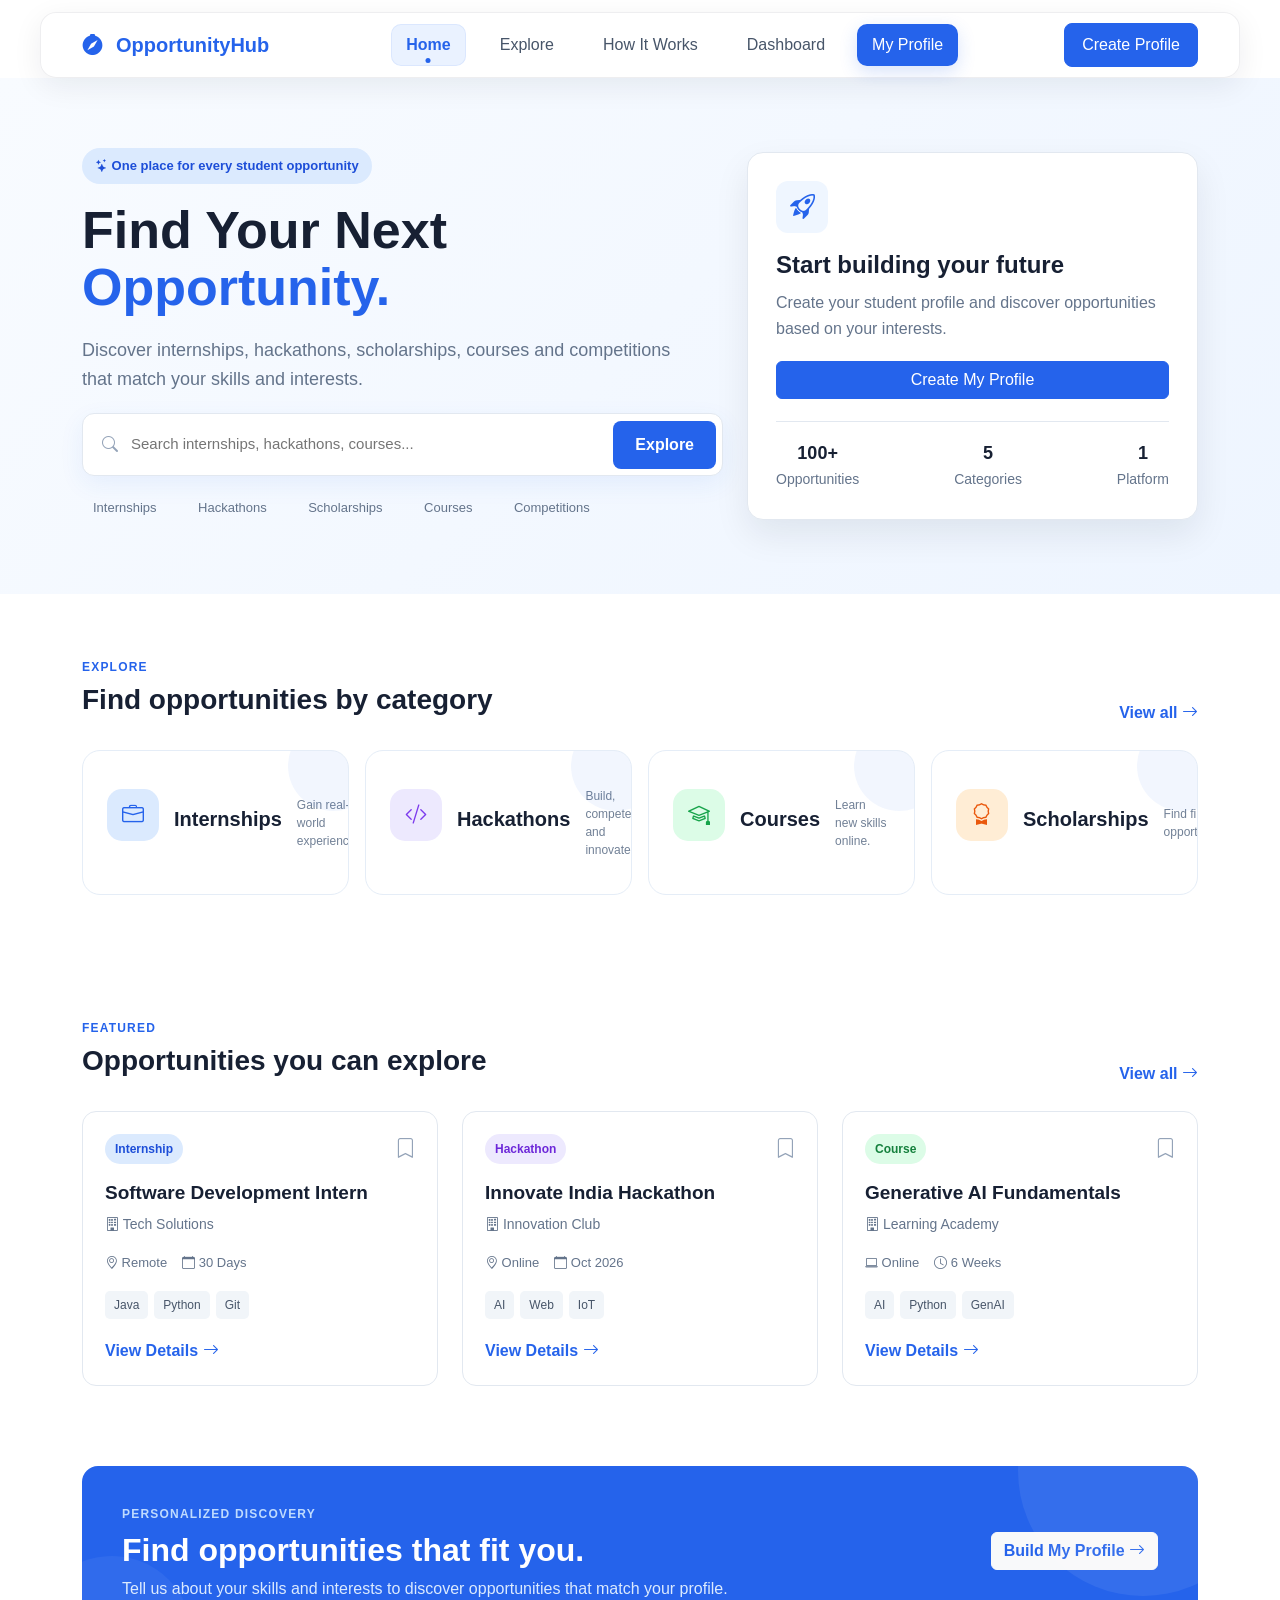
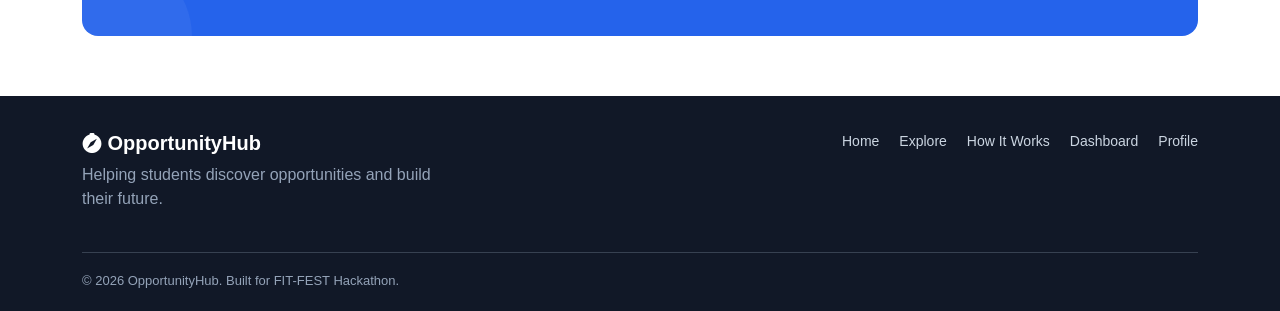
<file: index.html>
<!DOCTYPE html>
<html lang="en">
<head>
    <meta charset="UTF-8">
    <meta name="viewport" content="width=device-width, initial-scale=1.0">

    <title>OpportunityHub | Discover Your Next Opportunity</title>

    <!-- Bootstrap -->
    <link href="https://cdn.jsdelivr.net/npm/bootstrap@5.3.3/dist/css/bootstrap.min.css" rel="stylesheet">

    <!-- Bootstrap Icons -->
    <link rel="stylesheet" href="https://cdn.jsdelivr.net/npm/bootstrap-icons@1.11.3/font/bootstrap-icons.min.css">

    <!-- Custom CSS -->
    <link rel="stylesheet" href="style.css">
</head>

<body>

<!-- NAVBAR -->
<nav class="navbar navbar-expand-lg bg-white border-bottom sticky-top">
    <div class="container">

        <a class="navbar-brand fw-bold brand" href="index.html">
            <i class="bi bi-compass-fill"></i> OpportunityHub
        </a>

        <button class="navbar-toggler" type="button" data-bs-toggle="collapse" data-bs-target="#navbarNav">
            <span class="navbar-toggler-icon"></span>
        </button>

        <div class="collapse navbar-collapse" id="navbarNav">

            <ul class="navbar-nav mx-auto">
                <li class="nav-item">
                    <a class="nav-link active" href="index.html">Home</a>
                </li>

                <li class="nav-item">
                    <a class="nav-link" href="opportunities.html">Explore</a>
                </li>

                <li class="nav-item">
                    <a class="nav-link" href="how-it-works.html">How It Works</a>
                </li>

                <li class="nav-item">
                    <a class="nav-link" href="dashboard.html">Dashboard</a>
                </li>

                <li class="nav-item">
                    <a class="nav-link" href="profile.html">My Profile</a>
                </li>
            </ul>

            <a href="profile.html" class="btn btn-primary nav-btn">
                Create Profile
            </a>

        </div>
    </div>
</nav>


<!-- HERO -->
<section class="hero-section">

    <div class="container">

        <div class="row align-items-center">

            <div class="col-lg-7">

                <span class="hero-badge">
                    <i class="bi bi-stars"></i>
                    One place for every student opportunity
                </span>

                <h1>
                    Find Your Next
                    <span>Opportunity.</span>
                </h1>

                <p class="hero-text">
                    Discover internships, hackathons, scholarships,
                    courses and competitions that match your skills
                    and interests.
                </p>

                <!-- SEARCH -->
                <div class="home-search">

                    <i class="bi bi-search"></i>

                    <input
                        type="text"
                        id="homeSearch"
                        placeholder="Search internships, hackathons, courses..."
                    >

                    <button onclick="homeSearch()">
                        Explore
                    </button>

                </div>

                <div class="hero-tags">
                    <span>Internships</span>
                    <span>Hackathons</span>
                    <span>Scholarships</span>
                    <span>Courses</span>
                    <span>Competitions</span>
                </div>

            </div>


            <div class="col-lg-5">

                <div class="hero-card">

                    <div class="hero-card-icon">
                        <i class="bi bi-rocket-takeoff"></i>
                    </div>

                    <h4>Start building your future</h4>

                    <p>
                        Create your student profile and discover
                        opportunities based on your interests.
                    </p>

                    <a href="profile.html" class="btn btn-primary w-100">
                        Create My Profile
                    </a>

                    <div class="mini-stats">

                        <div>
                            <strong>100+</strong>
                            <small>Opportunities</small>
                        </div>

                        <div>
                            <strong>5</strong>
                            <small>Categories</small>
                        </div>

                        <div>
                            <strong>1</strong>
                            <small>Platform</small>
                        </div>

                    </div>

                </div>

            </div>

        </div>

    </div>

</section>


<!-- CATEGORIES -->
<section class="section">

    <div class="container">

        <div class="section-heading">
            <div>
                <span class="small-title">EXPLORE</span>
                <h2>Find opportunities by category</h2>
            </div>

            <a href="opportunities.html" class="view-link">
                View all <i class="bi bi-arrow-right"></i>
            </a>
        </div>


        <div class="row g-3">

            <div class="col-md-6 col-lg-3">
                <div class="category-card" onclick="filterCategory('Internship')">
                    <div class="category-icon blue">
                        <i class="bi bi-briefcase"></i>
                    </div>
                    <h5>Internships</h5>
                    <p>Gain real-world experience.</p>
                </div>
            </div>

            <div class="col-md-6 col-lg-3">
                <div class="category-card" onclick="filterCategory('Hackathon')">
                    <div class="category-icon purple">
                        <i class="bi bi-code-slash"></i>
                    </div>
                    <h5>Hackathons</h5>
                    <p>Build, compete and innovate.</p>
                </div>
            </div>

            <div class="col-md-6 col-lg-3">
                <div class="category-card" onclick="filterCategory('Course')">
                    <div class="category-icon green">
                        <i class="bi bi-mortarboard"></i>
                    </div>
                    <h5>Courses</h5>
                    <p>Learn new skills online.</p>
                </div>
            </div>

            <div class="col-md-6 col-lg-3">
                <div class="category-card" onclick="filterCategory('Scholarship')">
                    <div class="category-icon orange">
                        <i class="bi bi-award"></i>
                    </div>
                    <h5>Scholarships</h5>
                    <p>Find financial opportunities.</p>
                </div>
            </div>

        </div>

    </div>

</section>


<!-- FEATURED -->
<section class="section featured-section">

    <div class="container">

        <div class="section-heading">

            <div>
                <span class="small-title">FEATURED</span>
                <h2>Opportunities you can explore</h2>
            </div>

            <a href="opportunities.html" class="view-link">
                View all <i class="bi bi-arrow-right"></i>
            </a>

        </div>


        <div class="row g-4">

            <!-- CARD 1 -->
            <div class="col-md-6 col-lg-4">

                <div class="opportunity-card">

                    <div class="card-top">
                        <span class="type-badge internship">
                            Internship
                        </span>

                        <button class="bookmark-btn" onclick="bookmarkOpportunity(1)">
                            <i class="bi bi-bookmark"></i>
                        </button>
                    </div>

                    <h4>Software Development Intern</h4>

                    <p class="company">
                        <i class="bi bi-building"></i>
                        Tech Solutions
                    </p>

                    <div class="card-info">
                        <span><i class="bi bi-geo-alt"></i> Remote</span>
                        <span><i class="bi bi-calendar"></i> 30 Days</span>
                    </div>

                    <div class="skills">
                        <span>Java</span>
                        <span>Python</span>
                        <span>Git</span>
                    </div>

                    <a href="details.html?id=1" class="details-btn">
                        View Details <i class="bi bi-arrow-right"></i>
                    </a>

                </div>

            </div>


            <!-- CARD 2 -->
            <div class="col-md-6 col-lg-4">

                <div class="opportunity-card">

                    <div class="card-top">
                        <span class="type-badge hackathon">
                            Hackathon
                        </span>

                        <button class="bookmark-btn" onclick="bookmarkOpportunity(2)">
                            <i class="bi bi-bookmark"></i>
                        </button>
                    </div>

                    <h4>Innovate India Hackathon</h4>

                    <p class="company">
                        <i class="bi bi-building"></i>
                        Innovation Club
                    </p>

                    <div class="card-info">
                        <span><i class="bi bi-geo-alt"></i> Online</span>
                        <span><i class="bi bi-calendar"></i> Oct 2026</span>
                    </div>

                    <div class="skills">
                        <span>AI</span>
                        <span>Web</span>
                        <span>IoT</span>
                    </div>

                    <a href="details.html?id=2" class="details-btn">
                        View Details <i class="bi bi-arrow-right"></i>
                    </a>

                </div>

            </div>


            <!-- CARD 3 -->
            <div class="col-md-6 col-lg-4">

                <div class="opportunity-card">

                    <div class="card-top">
                        <span class="type-badge course">
                            Course
                        </span>

                        <button class="bookmark-btn" onclick="bookmarkOpportunity(3)">
                            <i class="bi bi-bookmark"></i>
                        </button>
                    </div>

                    <h4>Generative AI Fundamentals</h4>

                    <p class="company">
                        <i class="bi bi-building"></i>
                        Learning Academy
                    </p>

                    <div class="card-info">
                        <span><i class="bi bi-laptop"></i> Online</span>
                        <span><i class="bi bi-clock"></i> 6 Weeks</span>
                    </div>

                    <div class="skills">
                        <span>AI</span>
                        <span>Python</span>
                        <span>GenAI</span>
                    </div>

                    <a href="details.html?id=3" class="details-btn">
                        View Details <i class="bi bi-arrow-right"></i>
                    </a>

                </div>

            </div>

        </div>

    </div>

</section>


<!-- CTA -->
<section class="profile-cta">

    <div class="container">

        <div class="cta-box">

            <div>
                <span class="small-title">PERSONALIZED DISCOVERY</span>

                <h2>Find opportunities that fit you.</h2>

                <p>
                    Tell us about your skills and interests to discover
                    opportunities that match your profile.
                </p>
            </div>

            <a href="profile.html" class="btn btn-light">
                Build My Profile <i class="bi bi-arrow-right"></i>
            </a>

        </div>

    </div>

</section>


<!-- FOOTER -->
<footer>

    <div class="container">

        <div class="footer-content">

            <div>
                <h5>
                    <i class="bi bi-compass-fill"></i>
                    OpportunityHub
                </h5>

                <p>
                    Helping students discover opportunities
                    and build their future.
                </p>
            </div>

            <div class="footer-links">
                <a href="index.html">Home</a>
                <a href="opportunities.html">Explore</a>
                <a href="how-it-works.html">How It Works</a>
                <a href="dashboard.html">Dashboard</a>
                <a href="profile.html">Profile</a>
            </div>

        </div>

        <div class="footer-bottom">
            © 2026 OpportunityHub. Built for FIT-FEST Hackathon.
        </div>

    </div>

</footer>


<script src="https://cdn.jsdelivr.net/npm/bootstrap@5.3.3/dist/js/bootstrap.bundle.min.js"></script>
<script src="script.js"></script>

</body>
</html>
</file>
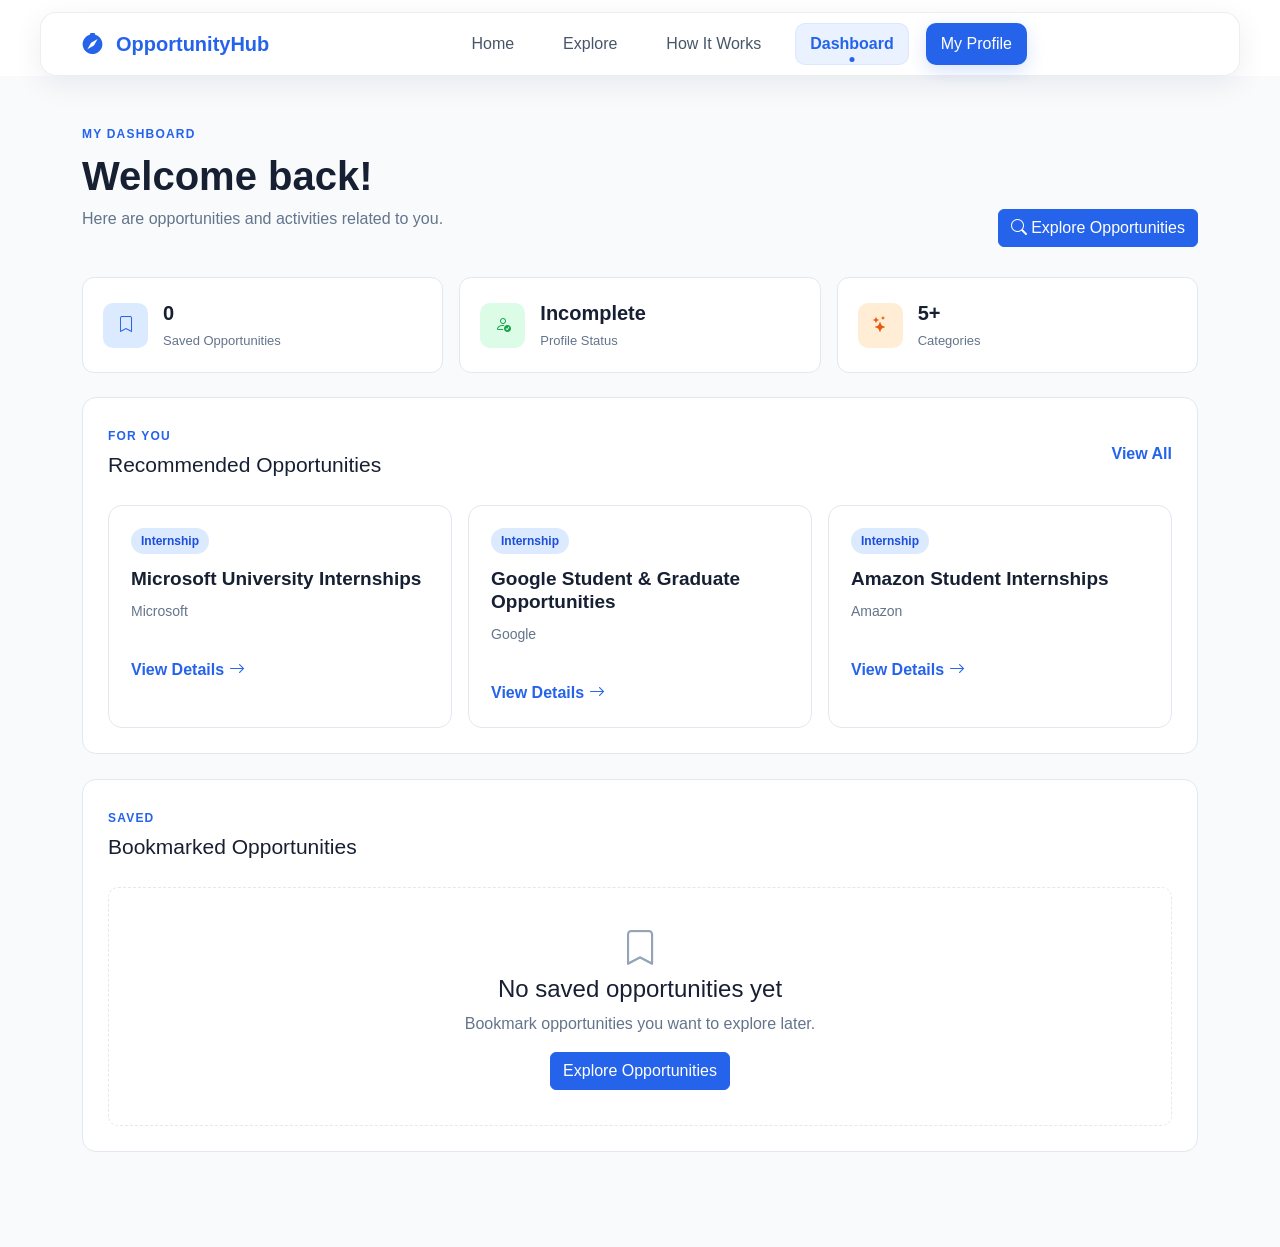
<file: dashboard.html>
<!DOCTYPE html>
<html lang="en">

<head>

    <meta charset="UTF-8">
    <meta name="viewport" content="width=device-width, initial-scale=1.0">

    <title>Dashboard | OpportunityHub</title>

    <link href="https://cdn.jsdelivr.net/npm/bootstrap@5.3.3/dist/css/bootstrap.min.css" rel="stylesheet">

    <link rel="stylesheet" href="https://cdn.jsdelivr.net/npm/bootstrap-icons@1.11.3/font/bootstrap-icons.min.css">

    <link rel="stylesheet" href="style.css">

</head>

<body>


<nav class="navbar navbar-expand-lg bg-white border-bottom sticky-top">

    <div class="container">

        <a class="navbar-brand fw-bold brand" href="index.html">
            <i class="bi bi-compass-fill"></i> OpportunityHub
        </a>

        <button class="navbar-toggler" data-bs-toggle="collapse" data-bs-target="#nav">
            <span class="navbar-toggler-icon"></span>
        </button>

        <div class="collapse navbar-collapse" id="nav">

            <ul class="navbar-nav mx-auto">

                <li class="nav-item">
                    <a class="nav-link" href="index.html">Home</a>
                </li>

                <li class="nav-item">
                    <a class="nav-link" href="opportunities.html">Explore</a>
                </li>

                <li class="nav-item">
                    <a class="nav-link" href="how-it-works.html">How It Works</a>
                </li>

                <li class="nav-item">
                    <a class="nav-link active" href="dashboard.html">Dashboard</a>
                </li>

                <li class="nav-item">
                    <a class="nav-link" href="profile.html">My Profile</a>
                </li>

            </ul>

        </div>

    </div>

</nav>


<section class="dashboard-section">

    <div class="container">

        <div class="dashboard-heading">

            <div>

                <span class="small-title">MY DASHBOARD</span>

                <h1 id="dashboardGreeting">
                    Welcome back!
                </h1>

                <p>
                    Here are opportunities and activities related to you.
                </p>

            </div>

            <a href="opportunities.html" class="btn btn-primary">
                <i class="bi bi-search"></i>
                Explore Opportunities
            </a>

        </div>


        <!-- STATS -->

        <div class="row g-3 mb-4">

            <div class="col-md-4">

                <div class="dashboard-stat">

                    <div class="stat-icon blue">
                        <i class="bi bi-bookmark"></i>
                    </div>

                    <div>
                        <strong id="bookmarkCount">0</strong>
                        <span>Saved Opportunities</span>
                    </div>

                </div>

            </div>


            <div class="col-md-4">

                <div class="dashboard-stat">

                    <div class="stat-icon green">
                        <i class="bi bi-person-check"></i>
                    </div>

                    <div>
                        <strong id="profileStatus">Incomplete</strong>
                        <span>Profile Status</span>
                    </div>

                </div>

            </div>


            <div class="col-md-4">

                <div class="dashboard-stat">

                    <div class="stat-icon orange">
                        <i class="bi bi-stars"></i>
                    </div>

                    <div>
                        <strong>5+</strong>
                        <span>Categories</span>
                    </div>

                </div>

            </div>

        </div>


        <!-- RECOMMENDATIONS -->

        <div class="dashboard-card">

            <div class="dashboard-card-header">

                <div>

                    <span class="small-title">FOR YOU</span>

                    <h3>Recommended Opportunities</h3>

                </div>

                <a href="opportunities.html">
                    View All
                </a>

            </div>


            <div id="recommendedList" class="row g-3">

                <!-- Javascript -->

            </div>

        </div>


        <!-- SAVED -->

        <div class="dashboard-card">

            <div class="dashboard-card-header">

                <div>

                    <span class="small-title">SAVED</span>

                    <h3>Bookmarked Opportunities</h3>

                </div>

            </div>


            <div id="savedList">

                <div class="empty-state">

                    <i class="bi bi-bookmark"></i>

                    <h4>No saved opportunities yet</h4>

                    <p>
                        Bookmark opportunities you want to explore later.
                    </p>

                    <a href="opportunities.html" class="btn btn-primary">
                        Explore Opportunities
                    </a>

                </div>

            </div>

        </div>

    </div>

</section>


<script src="https://cdn.jsdelivr.net/npm/bootstrap@5.3.3/dist/js/bootstrap.bundle.min.js"></script>

<script src="script.js"></script>

</body>
</html>
</file>
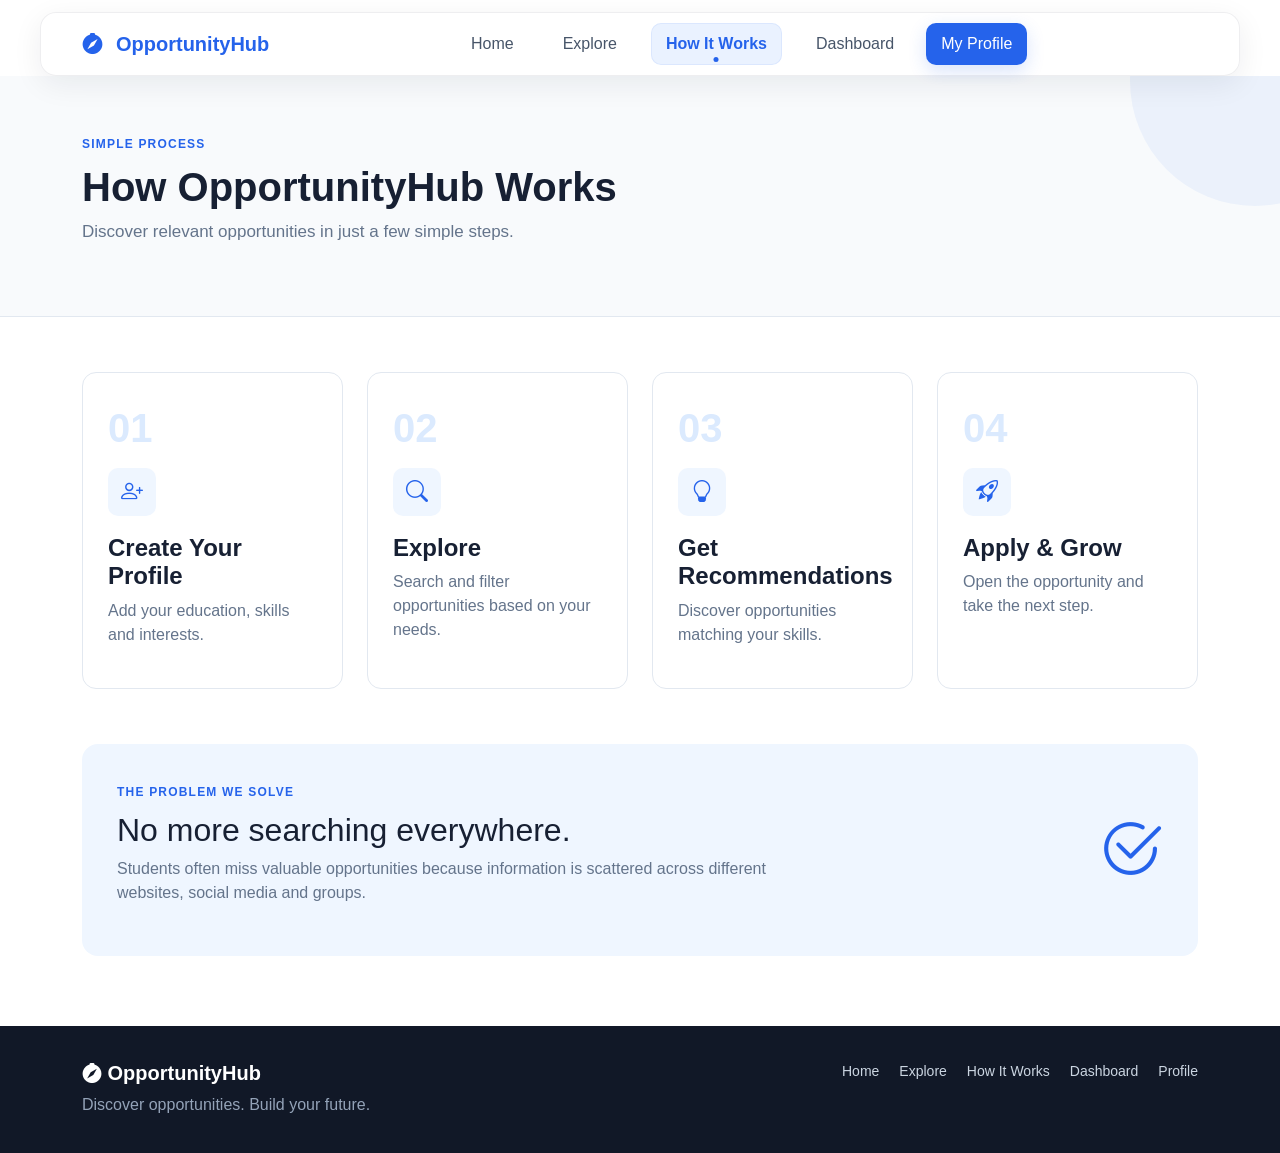
<file: how-it-works.html>
<!DOCTYPE html>
<html lang="en">

<head>

    <meta charset="UTF-8">
    <meta name="viewport" content="width=device-width, initial-scale=1.0">

    <title>How It Works | OpportunityHub</title>

    <link href="https://cdn.jsdelivr.net/npm/bootstrap@5.3.3/dist/css/bootstrap.min.css" rel="stylesheet">

    <link rel="stylesheet" href="https://cdn.jsdelivr.net/npm/bootstrap-icons@1.11.3/font/bootstrap-icons.min.css">

    <link rel="stylesheet" href="style.css">

</head>

<body>


<nav class="navbar navbar-expand-lg bg-white border-bottom sticky-top">

    <div class="container">

        <a class="navbar-brand fw-bold brand" href="index.html">
            <i class="bi bi-compass-fill"></i> OpportunityHub
        </a>

        <button class="navbar-toggler" data-bs-toggle="collapse" data-bs-target="#nav">
            <span class="navbar-toggler-icon"></span>
        </button>

        <div class="collapse navbar-collapse" id="nav">

            <ul class="navbar-nav mx-auto">

                <li class="nav-item">
                    <a class="nav-link" href="index.html">Home</a>
                </li>

                <li class="nav-item">
                    <a class="nav-link" href="opportunities.html">Explore</a>
                </li>

                <li class="nav-item">
                    <a class="nav-link active" href="how-it-works.html">How It Works</a>
                </li>

                <li class="nav-item">
                    <a class="nav-link" href="dashboard.html">Dashboard</a>
                </li>

                <li class="nav-item">
                    <a class="nav-link" href="profile.html">My Profile</a>
                </li>

            </ul>

        </div>

    </div>

</nav>


<section class="page-header">

    <div class="container">

        <span class="small-title">SIMPLE PROCESS</span>

        <h1>How OpportunityHub Works</h1>

        <p>
            Discover relevant opportunities in just a few simple steps.
        </p>

    </div>

</section>


<section class="steps-section">

    <div class="container">

        <div class="row g-4">

            <div class="col-md-6 col-lg-3">

                <div class="step-card">

                    <div class="step-number">01</div>

                    <div class="step-icon">
                        <i class="bi bi-person-plus"></i>
                    </div>

                    <h4>Create Your Profile</h4>

                    <p>
                        Add your education, skills and interests.
                    </p>

                </div>

            </div>


            <div class="col-md-6 col-lg-3">

                <div class="step-card">

                    <div class="step-number">02</div>

                    <div class="step-icon">
                        <i class="bi bi-search"></i>
                    </div>

                    <h4>Explore</h4>

                    <p>
                        Search and filter opportunities based on your needs.
                    </p>

                </div>

            </div>


            <div class="col-md-6 col-lg-3">

                <div class="step-card">

                    <div class="step-number">03</div>

                    <div class="step-icon">
                        <i class="bi bi-lightbulb"></i>
                    </div>

                    <h4>Get Recommendations</h4>

                    <p>
                        Discover opportunities matching your skills.
                    </p>

                </div>

            </div>


            <div class="col-md-6 col-lg-3">

                <div class="step-card">

                    <div class="step-number">04</div>

                    <div class="step-icon">
                        <i class="bi bi-rocket-takeoff"></i>
                    </div>

                    <h4>Apply & Grow</h4>

                    <p>
                        Open the opportunity and take the next step.
                    </p>

                </div>

            </div>

        </div>

    </div>

</section>


<section class="why-section">

    <div class="container">

        <div class="why-box">

            <div>

                <span class="small-title">THE PROBLEM WE SOLVE</span>

                <h2>No more searching everywhere.</h2>

                <p>
                    Students often miss valuable opportunities because
                    information is scattered across different websites,
                    social media and groups.
                </p>

            </div>

            <div class="why-icon">
                <i class="bi bi-check2-circle"></i>
            </div>

        </div>

    </div>

</section>


<footer>

    <div class="container">

        <div class="footer-content">

            <div>

                <h5>
                    <i class="bi bi-compass-fill"></i>
                    OpportunityHub
                </h5>

                <p>
                    Discover opportunities. Build your future.
                </p>

            </div>

            <div class="footer-links">

                <a href="index.html">Home</a>
                <a href="opportunities.html">Explore</a>
                <a href="how-it-works.html">How It Works</a>
                <a href="dashboard.html">Dashboard</a>
                <a href="profile.html">Profile</a>

            </div>

        </div>

    </div>

</footer>


<script src="https://cdn.jsdelivr.net/npm/bootstrap@5.3.3/dist/js/bootstrap.bundle.min.js"></script>

<script src="script.js"></script>

</body>
</html>
</file>
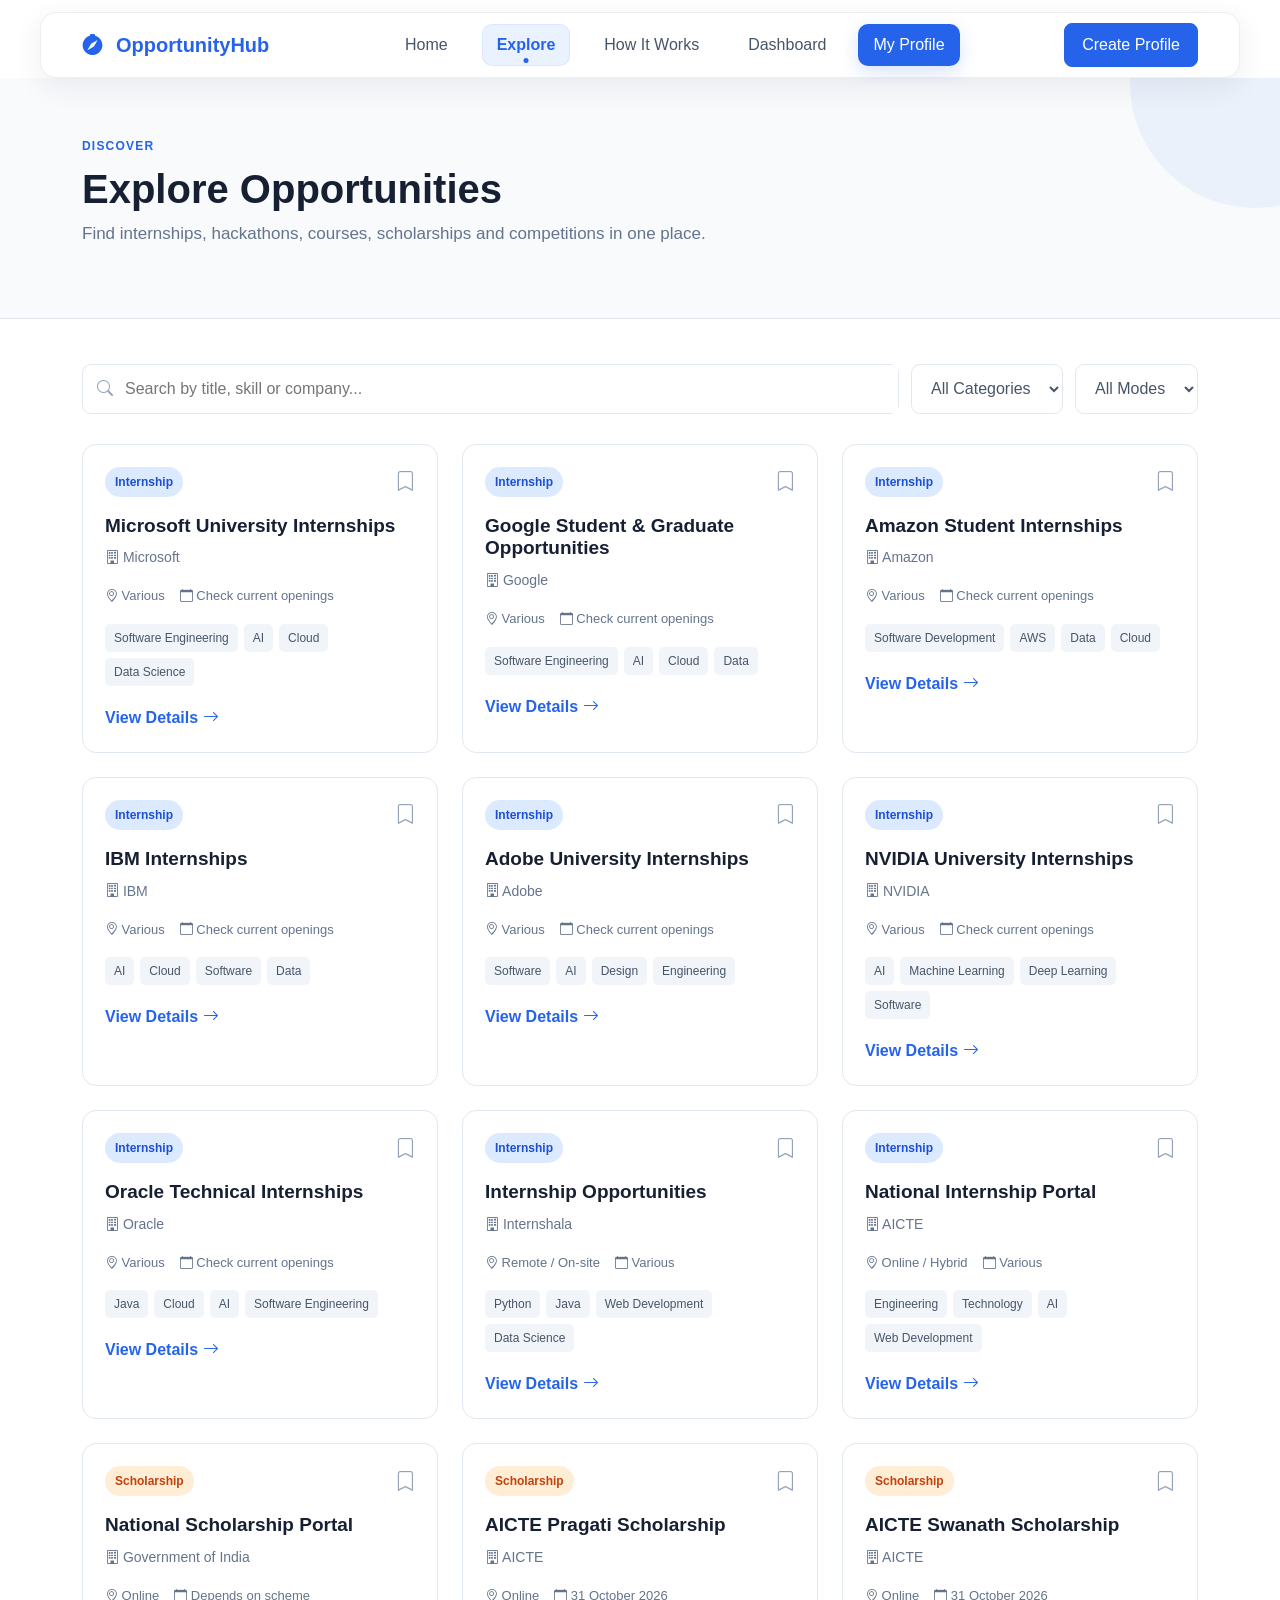
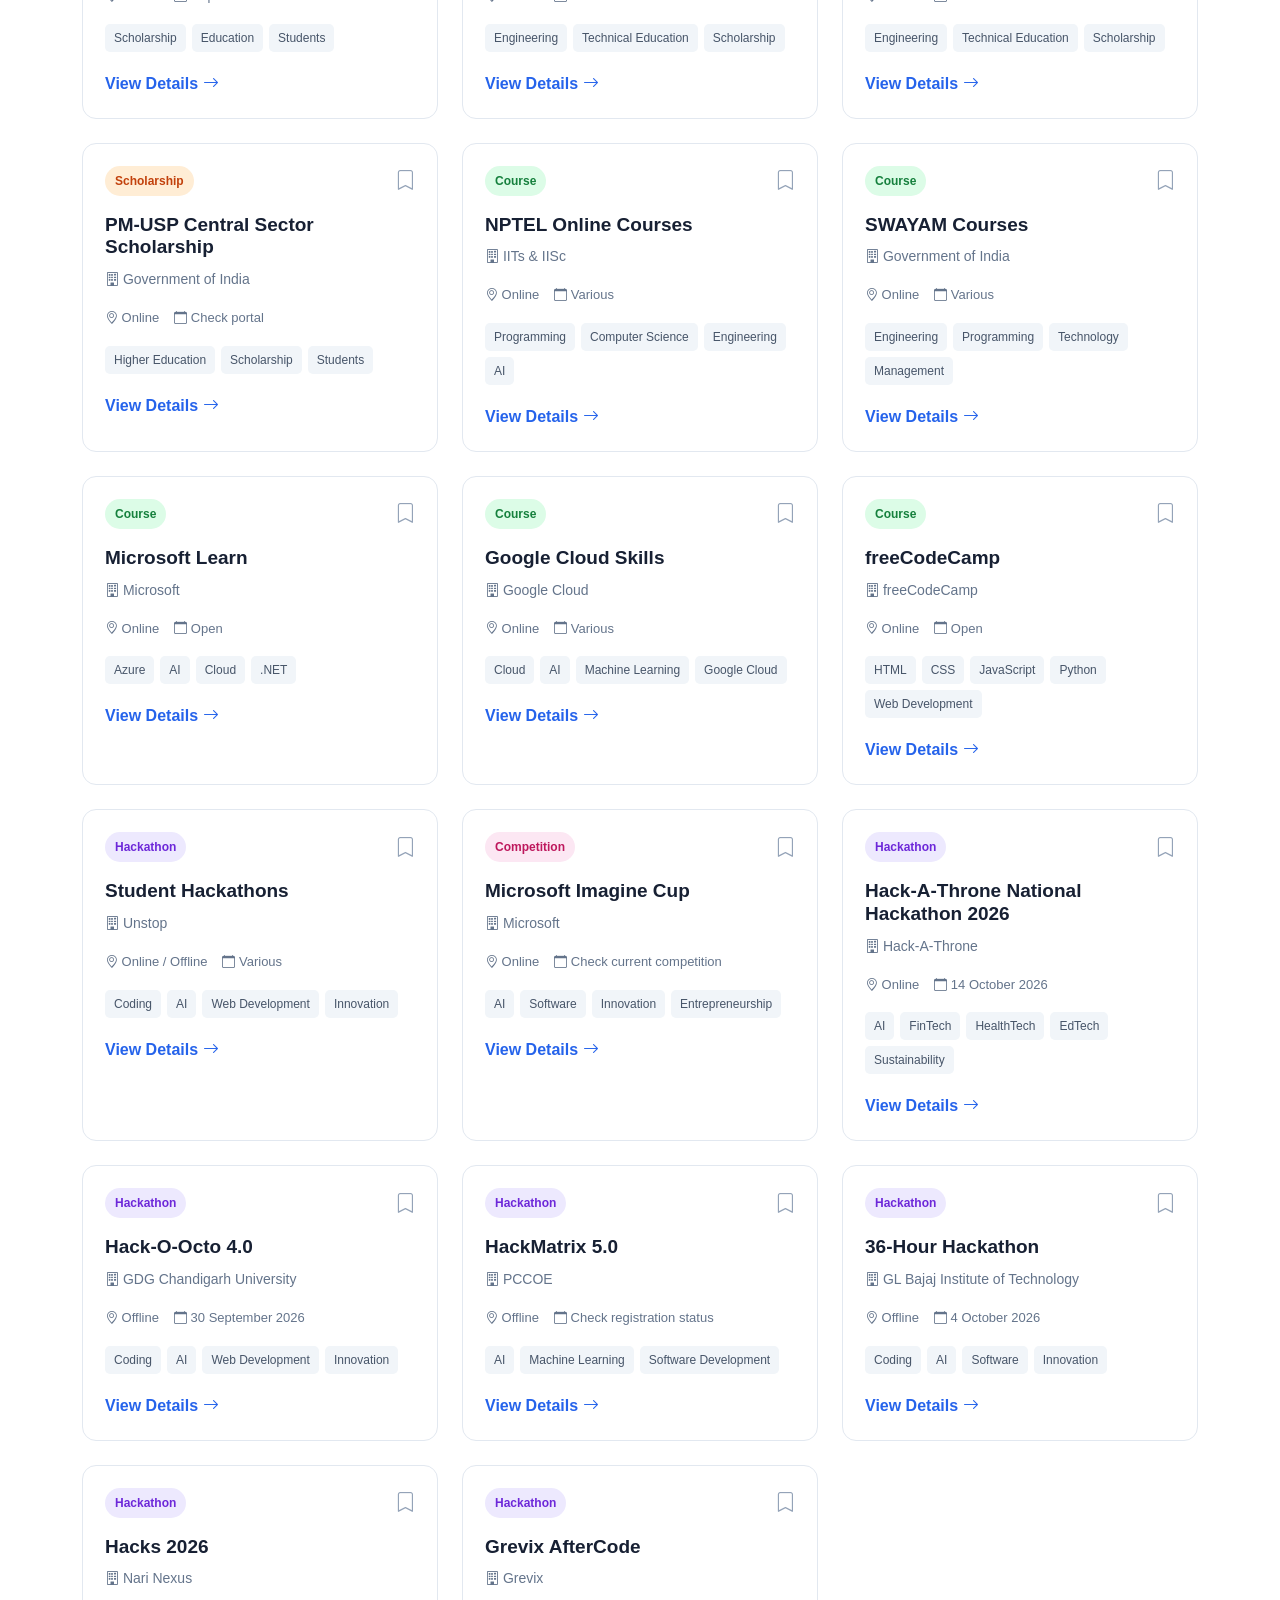
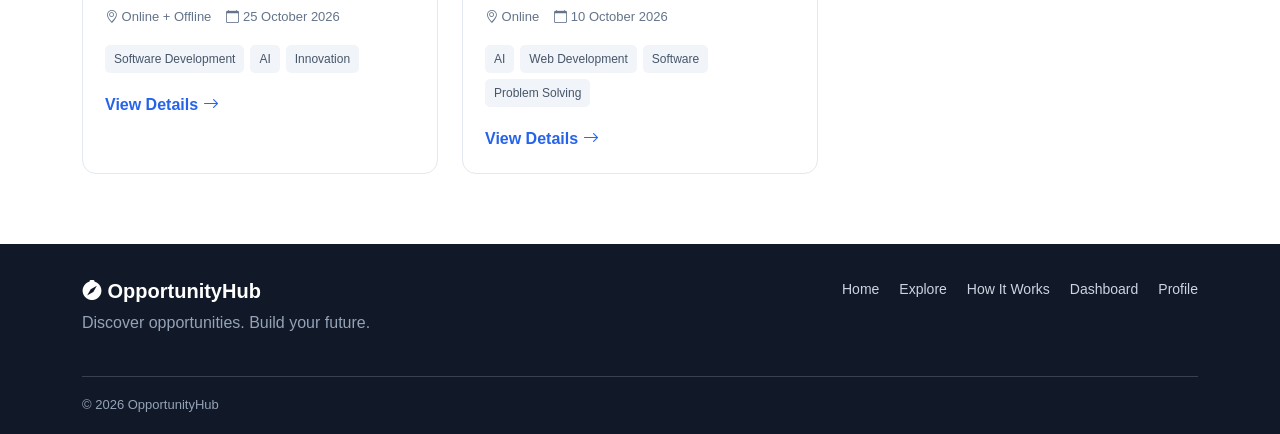
<file: opportunities.html>
<!DOCTYPE html>
<html lang="en">

<head>

    <meta charset="UTF-8">
    <meta name="viewport" content="width=device-width, initial-scale=1.0">

    <title>Explore Opportunities | OpportunityHub</title>

    <link href="https://cdn.jsdelivr.net/npm/bootstrap@5.3.3/dist/css/bootstrap.min.css" rel="stylesheet">

    <link rel="stylesheet" href="https://cdn.jsdelivr.net/npm/bootstrap-icons@1.11.3/font/bootstrap-icons.min.css">

    <link rel="stylesheet" href="style.css">

</head>

<body>

<nav class="navbar navbar-expand-lg bg-white border-bottom sticky-top">

    <div class="container">

        <a class="navbar-brand fw-bold brand" href="index.html">
            <i class="bi bi-compass-fill"></i> OpportunityHub
        </a>

        <button class="navbar-toggler" data-bs-toggle="collapse" data-bs-target="#nav">
            <span class="navbar-toggler-icon"></span>
        </button>

        <div class="collapse navbar-collapse" id="nav">

            <ul class="navbar-nav mx-auto">

                <li class="nav-item">
                    <a class="nav-link" href="index.html">Home</a>
                </li>

                <li class="nav-item">
                    <a class="nav-link active" href="opportunities.html">Explore</a>
                </li>

                <li class="nav-item">
                    <a class="nav-link" href="how-it-works.html">How It Works</a>
                </li>

                <li class="nav-item">
                    <a class="nav-link" href="dashboard.html">Dashboard</a>
                </li>

                <li class="nav-item">
                    <a class="nav-link" href="profile.html">My Profile</a>
                </li>

            </ul>

            <a href="profile.html" class="btn btn-primary nav-btn">
                Create Profile
            </a>

        </div>

    </div>

</nav>


<section class="page-header">

    <div class="container">

        <span class="small-title">DISCOVER</span>

        <h1>Explore Opportunities</h1>

        <p>
            Find internships, hackathons, courses, scholarships
            and competitions in one place.
        </p>

    </div>

</section>


<section class="explore-section">

    <div class="container">

        <!-- SEARCH + FILTER -->

        <div class="filter-box">

            <div class="search-box">

                <i class="bi bi-search"></i>

                <input
                    type="text"
                    id="searchInput"
                    placeholder="Search by title, skill or company..."
                    onkeyup="searchOpportunities()"
                >

            </div>


            <select id="categoryFilter" onchange="filterOpportunities()">

                <option value="All">All Categories</option>
                <option value="Internship">Internships</option>
                <option value="Hackathon">Hackathons</option>
                <option value="Course">Courses</option>
                <option value="Scholarship">Scholarships</option>
                <option value="Competition">Competitions</option>

            </select>


            <select id="modeFilter" onchange="filterOpportunities()">

                <option value="All">All Modes</option>
                <option value="Online">Online</option>
                <option value="Offline">Offline</option>
                <option value="Remote">Remote</option>

            </select>

        </div>


        <!-- OPPORTUNITIES -->

        <div id="opportunityList" class="row g-4">

            <!-- Javascript will load cards here -->

        </div>

    </div>

</section>


<footer>

    <div class="container">

        <div class="footer-content">

            <div>

                <h5>
                    <i class="bi bi-compass-fill"></i>
                    OpportunityHub
                </h5>

                <p>
                    Discover opportunities. Build your future.
                </p>

            </div>

            <div class="footer-links">

                <a href="index.html">Home</a>
                <a href="opportunities.html">Explore</a>
                <a href="how-it-works.html">How It Works</a>
                <a href="dashboard.html">Dashboard</a>
                <a href="profile.html">Profile</a>

            </div>

        </div>

        <div class="footer-bottom">
            © 2026 OpportunityHub
        </div>

    </div>

</footer>


<script src="https://cdn.jsdelivr.net/npm/bootstrap@5.3.3/dist/js/bootstrap.bundle.min.js"></script>

<script src="script.js"></script>

</body>
</html>
</file>
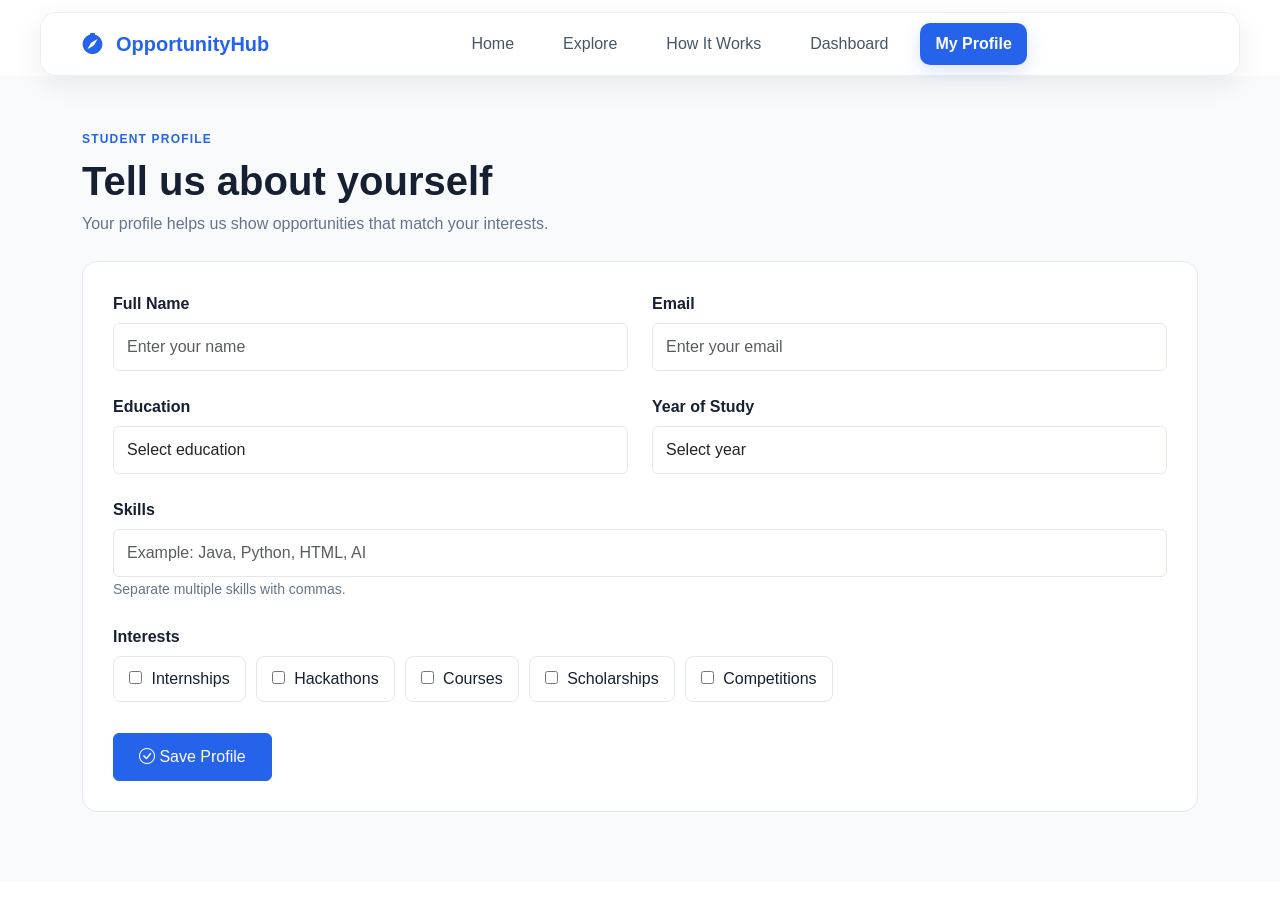
<file: profile.html>
<!DOCTYPE html>
<html lang="en">

<head>

    <meta charset="UTF-8">
    <meta name="viewport" content="width=device-width, initial-scale=1.0">

    <title>My Profile | OpportunityHub</title>

    <link href="https://cdn.jsdelivr.net/npm/bootstrap@5.3.3/dist/css/bootstrap.min.css" rel="stylesheet">

    <link rel="stylesheet" href="https://cdn.jsdelivr.net/npm/bootstrap-icons@1.11.3/font/bootstrap-icons.min.css">

    <link rel="stylesheet" href="style.css">

</head>

<body>


<nav class="navbar navbar-expand-lg bg-white border-bottom sticky-top">

    <div class="container">

        <a class="navbar-brand fw-bold brand" href="index.html">
            <i class="bi bi-compass-fill"></i> OpportunityHub
        </a>

        <button class="navbar-toggler" data-bs-toggle="collapse" data-bs-target="#nav">
            <span class="navbar-toggler-icon"></span>
        </button>

        <div class="collapse navbar-collapse" id="nav">

            <ul class="navbar-nav mx-auto">

                <li class="nav-item">
                    <a class="nav-link" href="index.html">Home</a>
                </li>

                <li class="nav-item">
                    <a class="nav-link" href="opportunities.html">Explore</a>
                </li>

                <li class="nav-item">
                    <a class="nav-link" href="how-it-works.html">How It Works</a>
                </li>

                <li class="nav-item">
                    <a class="nav-link" href="dashboard.html">Dashboard</a>
                </li>

                <li class="nav-item">
                    <a class="nav-link active" href="profile.html">My Profile</a>
                </li>

            </ul>

        </div>

    </div>

</nav>


<section class="profile-section">

    <div class="container">

        <div class="page-title">

            <span class="small-title">STUDENT PROFILE</span>

            <h1>Tell us about yourself</h1>

            <p>
                Your profile helps us show opportunities that match your interests.
            </p>

        </div>


        <div class="profile-form-card">

            <form id="profileForm" onsubmit="saveProfile(event)">

                <div class="row g-4">

                    <div class="col-md-6">

                        <label>Full Name</label>

                        <input
                            type="text"
                            id="profileName"
                            class="form-control"
                            placeholder="Enter your name"
                            required
                        >

                    </div>


                    <div class="col-md-6">

                        <label>Email</label>

                        <input
                            type="email"
                            id="profileEmail"
                            class="form-control"
                            placeholder="Enter your email"
                            required
                        >

                    </div>


                    <div class="col-md-6">

                        <label>Education</label>

                        <select id="education" class="form-control">

                            <option value="">Select education</option>

                            <option>Computer Engineering</option>
                            <option>Information Technology</option>
                            <option>Electronics Engineering</option>
                            <option>Mechanical Engineering</option>
                            <option>Other</option>

                        </select>

                    </div>


                    <div class="col-md-6">

                        <label>Year of Study</label>

                        <select id="year" class="form-control">

                            <option value="">Select year</option>

                            <option>First Year</option>
                            <option>Second Year</option>
                            <option>Third Year</option>
                            <option>Final Year</option>

                        </select>

                    </div>


                    <div class="col-12">

                        <label>Skills</label>

                        <input
                            type="text"
                            id="skills"
                            class="form-control"
                            placeholder="Example: Java, Python, HTML, AI"
                        >

                        <small>
                            Separate multiple skills with commas.
                        </small>

                    </div>


                    <div class="col-12">

                        <label>Interests</label>

                        <div class="interest-options">

                            <label class="interest-item">
                                <input type="checkbox" value="Internship">
                                Internships
                            </label>

                            <label class="interest-item">
                                <input type="checkbox" value="Hackathon">
                                Hackathons
                            </label>

                            <label class="interest-item">
                                <input type="checkbox" value="Course">
                                Courses
                            </label>

                            <label class="interest-item">
                                <input type="checkbox" value="Scholarship">
                                Scholarships
                            </label>

                            <label class="interest-item">
                                <input type="checkbox" value="Competition">
                                Competitions
                            </label>

                        </div>

                    </div>


                    <div class="col-12">

                        <button type="submit" class="btn btn-primary save-btn">

                            <i class="bi bi-check-circle"></i>
                            Save Profile

                        </button>

                    </div>

                </div>

            </form>

        </div>

    </div>

</section>


<script src="https://cdn.jsdelivr.net/npm/bootstrap@5.3.3/dist/js/bootstrap.bundle.min.js"></script>

<script src="script.js"></script>

</body>
</html>
</file>
<file: style.css>
/* =========================
   GLOBAL
========================= */

* {
    margin: 0;
    padding: 0;
    box-sizing: border-box;
}

body {
    font-family: Arial, Helvetica, sans-serif;
    color: #172033;
    background: #ffffff;
}

a {
    text-decoration: none;
}

:root {
    --primary: #2563eb;
    --primary-dark: #1d4ed8;
    --light-blue: #eff6ff;
    --text: #172033;
    --muted: #64748b;
    --border: #e2e8f0;
    --background: #f8fafc;
}


/* =========================
   NAVBAR
========================= */

.navbar {
    padding: 14px 0;
}

.brand {
    color: var(--primary) !important;
    font-size: 20px;
}

.brand i {
    margin-right: 5px;
}

.nav-link {
    color: #475569 !important;
    font-weight: 500;
    margin: 0 7px;
}

.nav-link:hover,
.nav-link.active {
    color: var(--primary) !important;
}

.nav-btn {
    border-radius: 8px;
    padding: 9px 17px;
}


/* =========================
   BUTTONS
========================= */

.btn-primary {
    background: var(--primary);
    border-color: var(--primary);
}

.btn-primary:hover {
    background: var(--primary-dark);
    border-color: var(--primary-dark);
}


/* =========================
   HOME HERO
========================= */

.hero-section {
    background: linear-gradient(135deg, #f8fbff, #eef5ff);
    padding: 70px 0;
}

.hero-badge {
    display: inline-block;
    background: #dbeafe;
    color: #1d4ed8;
    padding: 8px 13px;
    border-radius: 30px;
    font-size: 13px;
    font-weight: 600;
    margin-bottom: 18px;
}

.hero-section h1 {
    font-size: 52px;
    line-height: 1.1;
    font-weight: 800;
    max-width: 650px;
}

.hero-section h1 span {
    color: var(--primary);
}

.hero-text {
    color: var(--muted);
    font-size: 18px;
    line-height: 1.6;
    max-width: 620px;
    margin: 20px 0;
}


/* SEARCH */

.home-search {
    background: white;
    border: 1px solid var(--border);
    border-radius: 12px;
    display: flex;
    align-items: center;
    max-width: 650px;
    padding: 6px;
    box-shadow: 0 8px 25px rgba(37, 99, 235, 0.08);
}

.home-search i {
    color: #94a3b8;
    margin-left: 13px;
}

.home-search input {
    flex: 1;
    border: none;
    outline: none;
    padding: 13px;
    font-size: 15px;
}

.home-search button {
    background: var(--primary);
    color: white;
    border: none;
    border-radius: 8px;
    padding: 12px 22px;
    font-weight: 600;
}

.hero-tags {
    margin-top: 15px;
}

.hero-tags span {
    color: #64748b;
    font-size: 13px;
    margin-right: 15px;
}


/* HERO CARD */

.hero-card {
    background: white;
    padding: 28px;
    border-radius: 16px;
    border: 1px solid var(--border);
    box-shadow: 0 15px 35px rgba(15, 23, 42, 0.08);
}

.hero-card-icon {
    width: 52px;
    height: 52px;
    background: var(--light-blue);
    color: var(--primary);
    display: flex;
    align-items: center;
    justify-content: center;
    border-radius: 12px;
    font-size: 25px;
    margin-bottom: 18px;
}

.hero-card h4 {
    font-weight: 700;
}

.hero-card p {
    color: var(--muted);
    line-height: 1.6;
    margin: 10px 0 20px;
}

.mini-stats {
    display: flex;
    justify-content: space-between;
    border-top: 1px solid var(--border);
    margin-top: 22px;
    padding-top: 18px;
}

.mini-stats div {
    text-align: center;
}

.mini-stats strong {
    display: block;
    color: var(--text);
    font-size: 18px;
}

.mini-stats small {
    color: var(--muted);
}


/* =========================
   SECTIONS
========================= */

.section {
    padding: 60px 0;
}

.section-heading {
    display: flex;
    justify-content: space-between;
    align-items: end;
    margin-bottom: 25px;
}

.section-heading h2 {
    font-size: 28px;
    font-weight: 750;
    margin-top: 5px;
}

.small-title {
    color: var(--primary);
    font-size: 12px;
    font-weight: 700;
    letter-spacing: 1.2px;
}

.view-link {
    color: var(--primary);
    font-weight: 600;
}


/* =========================
   CATEGORY CARDS
========================= */

.category-card {
    border: 1px solid var(--border);
    padding: 22px;
    border-radius: 12px;
    transition: 0.2s;
    cursor: pointer;
    height: 100%;
}

.category-card:hover {
    transform: translateY(-4px);
    border-color: #bfdbfe;
    box-shadow: 0 8px 25px rgba(15, 23, 42, 0.07);
}

.category-icon {
    width: 45px;
    height: 45px;
    border-radius: 10px;
    display: flex;
    align-items: center;
    justify-content: center;
    font-size: 21px;
    margin-bottom: 15px;
}

.category-icon.blue,
.stat-icon.blue {
    background: #dbeafe;
    color: #2563eb;
}

.category-icon.purple {
    background: #ede9fe;
    color: #7c3aed;
}

.category-icon.green,
.stat-icon.green {
    background: #dcfce7;
    color: #16a34a;
}

.category-icon.orange,
.stat-icon.orange {
    background: #ffedd5;
    color: #ea580c;
}

.category-card h5 {
    font-weight: 700;
}

.category-card p {
    color: var(--muted);
    font-size: 14px;
    margin-bottom: 0;
}


/* =========================
   OPPORTUNITY CARDS
========================= */

.opportunity-card {
    background: white;
    border: 1px solid var(--border);
    border-radius: 14px;
    padding: 22px;
    height: 100%;
    transition: 0.2s;
}

.opportunity-card:hover {
    transform: translateY(-4px);
    box-shadow: 0 10px 25px rgba(15, 23, 42, 0.08);
}

.card-top {
    display: flex;
    justify-content: space-between;
    align-items: center;
    margin-bottom: 18px;
}

.type-badge {
    padding: 6px 10px;
    border-radius: 20px;
    font-size: 12px;
    font-weight: 700;
}

.type-badge.internship {
    background: #dbeafe;
    color: #1d4ed8;
}

.type-badge.hackathon {
    background: #ede9fe;
    color: #6d28d9;
}

.type-badge.course {
    background: #dcfce7;
    color: #15803d;
}

.type-badge.scholarship {
    background: #ffedd5;
    color: #c2410c;
}

.type-badge.competition {
    background: #fce7f3;
    color: #be185d;
}

.bookmark-btn {
    background: none;
    border: none;
    color: #94a3b8;
    font-size: 20px;
}

.bookmark-btn:hover {
    color: var(--primary);
}

.opportunity-card h4 {
    font-size: 19px;
    font-weight: 700;
    margin-bottom: 10px;
}

.company {
    color: var(--muted);
    font-size: 14px;
}

.card-info {
    display: flex;
    gap: 15px;
    color: #64748b;
    font-size: 13px;
    margin: 18px 0;
}

.skills {
    display: flex;
    gap: 6px;
    flex-wrap: wrap;
}

.skills span {
    background: #f1f5f9;
    padding: 5px 9px;
    border-radius: 5px;
    font-size: 12px;
    color: #475569;
}

.details-btn {
    display: inline-block;
    color: var(--primary);
    font-weight: 600;
    margin-top: 20px;
}


/* =========================
   CTA
========================= */

.profile-cta {
    padding: 20px 0 60px;
}

.cta-box {
    background: var(--primary);
    color: white;
    border-radius: 16px;
    padding: 35px 40px;
    display: flex;
    justify-content: space-between;
    align-items: center;
}

.cta-box .small-title {
    color: #bfdbfe;
}

.cta-box h2 {
    margin-top: 6px;
    font-weight: 750;
}

.cta-box p {
    margin-bottom: 0;
    color: #dbeafe;
}

.cta-box .btn {
    color: var(--primary);
    font-weight: 600;
}


/* =========================
   FOOTER
========================= */

footer {
    background: #111827;
    color: white;
    padding: 35px 0 20px;
}

.footer-content {
    display: flex;
    justify-content: space-between;
    gap: 30px;
}

.footer-content h5 {
    font-weight: 700;
}

.footer-content p {
    color: #94a3b8;
    max-width: 350px;
}

.footer-links {
    display: flex;
    gap: 20px;
    flex-wrap: wrap;
}

.footer-links a {
    color: #cbd5e1;
    font-size: 14px;
}

.footer-links a:hover {
    color: white;
}

.footer-bottom {
    border-top: 1px solid #374151;
    margin-top: 25px;
    padding-top: 18px;
    color: #94a3b8;
    font-size: 13px;
}


/* =========================
   PAGE HEADER
========================= */

.page-header {
    background: #f8fafc;
    padding: 55px 0;
    border-bottom: 1px solid var(--border);
}

.page-header h1 {
    font-size: 40px;
    font-weight: 800;
    margin: 8px 0;
}

.page-header p {
    color: var(--muted);
    font-size: 17px;
}


/* =========================
   EXPLORE
========================= */

.explore-section {
    padding: 45px 0 70px;
}

.filter-box {
    display: flex;
    gap: 12px;
    margin-bottom: 30px;
}

.search-box {
    flex: 1;
    border: 1px solid var(--border);
    background: white;
    border-radius: 9px;
    display: flex;
    align-items: center;
}

.search-box i {
    color: #94a3b8;
    margin-left: 14px;
}

.search-box input {
    border: none;
    outline: none;
    padding: 12px;
    width: 100%;
}

.filter-box select {
    border: 1px solid var(--border);
    border-radius: 9px;
    padding: 0 15px;
    color: #475569;
    background: white;
}


/* =========================
   DETAILS
========================= */

.details-section {
    padding: 45px 0 70px;
    background: #f8fafc;
    min-height: 80vh;
}

.back-link {
    color: var(--primary);
    font-weight: 600;
}

.details-card {
    background: white;
    border: 1px solid var(--border);
    border-radius: 16px;
    padding: 35px;
    margin-top: 25px;
}

.details-card h1 {
    font-weight: 800;
    margin: 15px 0;
}

.details-company {
    color: var(--muted);
}

.detail-grid {
    display: grid;
    grid-template-columns: repeat(3, 1fr);
    gap: 15px;
    margin: 30px 0;
}

.detail-item {
    background: #f8fafc;
    padding: 16px;
    border-radius: 9px;
}

.detail-item span {
    display: block;
    color: var(--muted);
    font-size: 12px;
}

.detail-item strong {
    display: block;
    margin-top: 4px;
}


/* =========================
   HOW IT WORKS
========================= */

.steps-section {
    padding: 55px 0;
}

.step-card {
    border: 1px solid var(--border);
    border-radius: 14px;
    padding: 25px;
    height: 100%;
    position: relative;
}

.step-number {
    color: #dbeafe;
    font-size: 40px;
    font-weight: 800;
}

.step-icon {
    width: 48px;
    height: 48px;
    background: var(--light-blue);
    color: var(--primary);
    display: flex;
    align-items: center;
    justify-content: center;
    border-radius: 10px;
    font-size: 22px;
    margin: 10px 0 18px;
}

.step-card h4 {
    font-weight: 700;
}

.step-card p {
    color: var(--muted);
}

.why-section {
    padding: 0 0 70px;
}

.why-box {
    background: #eff6ff;
    border-radius: 16px;
    padding: 35px;
    display: flex;
    justify-content: space-between;
    align-items: center;
}

.why-box h2 {
    margin: 8px 0;
}

.why-box p {
    color: var(--muted);
    max-width: 650px;
}

.why-icon {
    font-size: 65px;
    color: var(--primary);
}


/* =========================
   PROFILE
========================= */

.profile-section {
    background: #f8fafc;
    padding: 50px 0 70px;
    min-height: 85vh;
}

.page-title {
    margin-bottom: 25px;
}

.page-title h1 {
    font-weight: 800;
    margin: 7px 0;
}

.page-title p {
    color: var(--muted);
}

.profile-form-card {
    background: white;
    border: 1px solid var(--border);
    border-radius: 15px;
    padding: 30px;
}

.profile-form-card label {
    font-weight: 600;
    margin-bottom: 7px;
}

.profile-form-card .form-control {
    padding: 11px 13px;
    border-color: var(--border);
}

.profile-form-card small {
    color: var(--muted);
}

.interest-options {
    display: flex;
    gap: 10px;
    flex-wrap: wrap;
}

.interest-item {
    border: 1px solid var(--border);
    padding: 10px 15px;
    border-radius: 8px;
    cursor: pointer;
    font-weight: 500 !important;
}

.interest-item:has(input:checked) {
    background: var(--light-blue);
    border-color: #93c5fd;
    color: var(--primary);
}

.interest-item input {
    margin-right: 5px;
}

.save-btn {
    padding: 11px 25px;
}


/* =========================
   DASHBOARD
========================= */

.dashboard-section {
    background: #f8fafc;
    min-height: 90vh;
    padding: 45px 0 70px;
}

.dashboard-heading {
    display: flex;
    justify-content: space-between;
    align-items: end;
    margin-bottom: 30px;
}

.dashboard-heading h1 {
    font-weight: 800;
    margin: 7px 0;
}

.dashboard-heading p {
    color: var(--muted);
}

.dashboard-stat {
    background: white;
    border: 1px solid var(--border);
    border-radius: 12px;
    padding: 20px;
    display: flex;
    align-items: center;
    gap: 15px;
}

.stat-icon {
    width: 45px;
    height: 45px;
    border-radius: 10px;
    display: flex;
    align-items: center;
    justify-content: center;
}

.dashboard-stat strong {
    display: block;
    font-size: 20px;
}

.dashboard-stat span {
    color: var(--muted);
    font-size: 13px;
}

.dashboard-card {
    background: white;
    border: 1px solid var(--border);
    border-radius: 14px;
    padding: 25px;
    margin-bottom: 25px;
}

.dashboard-card-header {
    display: flex;
    justify-content: space-between;
    align-items: center;
    margin-bottom: 20px;
}

.dashboard-card-header h3 {
    font-size: 21px;
    margin-top: 5px;
}

.dashboard-card-header a {
    color: var(--primary);
    font-weight: 600;
}

.empty-state {
    text-align: center;
    padding: 35px;
    border: 1px dashed var(--border);
    border-radius: 10px;
}

.empty-state i {
    color: #94a3b8;
    font-size: 35px;
}

.empty-state p {
    color: var(--muted);
}


/* =========================
   RESPONSIVE
========================= */

@media (max-width: 991px) {

    .hero-section h1 {
        font-size: 42px;
    }

    .hero-card {
        margin-top: 35px;
    }

    .cta-box {
        flex-direction: column;
        align-items: flex-start;
        gap: 20px;
    }

}

@media (max-width: 768px) {

    .hero-section {
        padding: 45px 0;
    }

    .hero-section h1 {
        font-size: 36px;
    }

    .section {
        padding: 45px 0;
    }

    .section-heading {
        align-items: flex-start;
        gap: 10px;
    }

    .filter-box {
        flex-direction: column;
    }

    .filter-box select {
        padding: 12px;
    }

    .footer-content {
        flex-direction: column;
    }

    .dashboard-heading {
        flex-direction: column;
        align-items: flex-start;
        gap: 20px;
    }

    .detail-grid {
        grid-template-columns: 1fr;
    }

    .why-box {
        flex-direction: column;
        align-items: flex-start;
    }

}

.saved-item {
    display: flex;
    justify-content: space-between;
    align-items: center;
    gap: 15px;
    padding: 15px;
    border: 1px solid var(--border);
    border-radius: 9px;
    margin-bottom: 10px;
}

.saved-item strong {
    display: block;
}

.saved-item span {
    color: var(--muted);
    font-size: 13px;
}

.saved-item a {
    color: var(--primary);
    font-weight: 600;
}

@media (max-width: 600px) {

    .saved-item {
        flex-direction: column;
        align-items: flex-start;
    }

}

/* Personalized recommendation badge */

.match-badge {
    background: #e8f5e9;
    color: #2e7d32;
    padding: 5px 10px;
    border-radius: 20px;
    font-size: 12px;
    font-weight: 600;
}

.match-text {
    margin-top: 15px;
    padding: 8px 10px;
    background: #f1f7ff;
    color: #2463c5;
    border-radius: 7px;
    font-size: 13px;
    font-weight: 600;
}

/* =========================================================
   OPPORTUNITYHUB - MODERN UI/UX ENHANCEMENTS
   Add this at the END of style.css
   ========================================================= */


/* ---------- Smooth scrolling ---------- */

html {
    scroll-behavior: smooth;
}


/* ---------- General page animation ---------- */

body {
    overflow-x: hidden;
}

body > * {
    animation: pageFade 0.45s ease;
}

@keyframes pageFade {
    from {
        opacity: 0;
        transform: translateY(8px);
    }

    to {
        opacity: 1;
        transform: translateY(0);
    }
}


/* ---------- Navbar ---------- */

.navbar {
    transition: all 0.3s ease;
    backdrop-filter: blur(12px);
}

.navbar-brand {
    transition: transform 0.25s ease;
}

.navbar-brand:hover {
    transform: translateY(-2px);
}

.nav-link {
    position: relative;
    transition: color 0.25s ease, transform 0.25s ease;
}

.nav-link:hover {
    transform: translateY(-1px);
}

.nav-link::after {
    content: "";
    position: absolute;
    left: 50%;
    bottom: 2px;
    width: 0;
    height: 2px;
    background: currentColor;
    border-radius: 10px;
    transform: translateX(-50%);
    transition: width 0.25s ease;
}

.nav-link:hover::after,
.nav-link.active::after {
    width: 55%;
}


/* ---------- Buttons ---------- */

.btn,
button {
    transition:
        transform 0.25s ease,
        box-shadow 0.25s ease,
        background 0.25s ease;
}

.btn:hover,
button:hover {
    transform: translateY(-2px);
}

.btn-primary:hover {
    box-shadow: 0 10px 25px rgba(37, 99, 235, 0.25);
}


/* ---------- Hero section ---------- */

.hero {
    position: relative;
    overflow: hidden;
}

.hero::before {
    content: "";
    position: absolute;
    width: 350px;
    height: 350px;
    border-radius: 50%;
    background: rgba(37, 99, 235, 0.08);
    top: -160px;
    right: -120px;
    filter: blur(5px);
    animation: floatingBlob 6s ease-in-out infinite;
}

.hero::after {
    content: "";
    position: absolute;
    width: 220px;
    height: 220px;
    border-radius: 50%;
    background: rgba(99, 102, 241, 0.06);
    bottom: -120px;
    left: -80px;
    animation: floatingBlob 7s ease-in-out infinite reverse;
}

@keyframes floatingBlob {
    0%, 100% {
        transform: translateY(0);
    }

    50% {
        transform: translateY(20px);
    }
}


/* ---------- Hero text ---------- */

.hero h1 {
    letter-spacing: -1px;
}

.hero h1,
.hero p,
.hero .btn {
    position: relative;
    z-index: 2;
}


/* ---------- Search box ---------- */

.search-box {
    transition:
        box-shadow 0.3s ease,
        transform 0.3s ease,
        border-color 0.3s ease;
}

.search-box:focus-within {
    transform: translateY(-2px);
    border-color: rgba(37, 99, 235, 0.5);
    box-shadow: 0 12px 35px rgba(37, 99, 235, 0.12);
}


/* ---------- Category cards ---------- */

.category-card {
    transition:
        transform 0.3s ease,
        box-shadow 0.3s ease,
        border-color 0.3s ease;
    position: relative;
    overflow: hidden;
}

.category-card::before {
    content: "";
    position: absolute;
    width: 90px;
    height: 90px;
    border-radius: 50%;
    background: rgba(37, 99, 235, 0.06);
    right: -30px;
    top: -30px;
    transition: transform 0.4s ease;
}

.category-card:hover {
    transform: translateY(-7px);
    box-shadow: 0 18px 40px rgba(15, 23, 42, 0.10);
    border-color: rgba(37, 99, 235, 0.25);
}

.category-card:hover::before {
    transform: scale(1.5);
}


/* ---------- Icons ---------- */

.category-icon,
.feature-icon,
.step-icon,
.why-icon {
    transition:
        transform 0.3s ease,
        box-shadow 0.3s ease;
}

.category-card:hover .category-icon,
.step-card:hover .step-icon {
    transform: scale(1.08) rotate(-3deg);
}


/* ---------- Opportunity cards ---------- */

.opportunity-card {
    position: relative;
    overflow: hidden;
    transition:
        transform 0.3s ease,
        box-shadow 0.3s ease,
        border-color 0.3s ease;
}

.opportunity-card::before {
    content: "";
    position: absolute;
    top: 0;
    left: -120%;
    width: 80%;
    height: 100%;
    background: linear-gradient(
        90deg,
        transparent,
        rgba(255, 255, 255, 0.45),
        transparent
    );
    transform: skewX(-20deg);
    transition: left 0.6s ease;
    pointer-events: none;
}

.opportunity-card:hover::before {
    left: 130%;
}

.opportunity-card:hover {
    transform: translateY(-7px);
    box-shadow: 0 20px 45px rgba(15, 23, 42, 0.12);
    border-color: rgba(37, 99, 235, 0.25);
}

.opportunity-card h3 {
    transition: color 0.25s ease;
}

.opportunity-card:hover h3 {
    color: var(--primary);
}


/* ---------- Opportunity badges ---------- */

.badge-category,
.match-badge {
    transition: transform 0.25s ease;
}

.opportunity-card:hover .badge-category,
.opportunity-card:hover .match-badge {
    transform: scale(1.04);
}


/* ---------- View details ---------- */

.view-details {
    transition:
        gap 0.25s ease,
        color 0.25s ease;
}

.opportunity-card:hover .view-details {
    letter-spacing: 0.2px;
}


/* ---------- Dashboard cards ---------- */

.dashboard-card,
.stat-card {
    transition:
        transform 0.3s ease,
        box-shadow 0.3s ease;
}

.dashboard-card:hover,
.stat-card:hover {
    transform: translateY(-5px);
    box-shadow: 0 16px 35px rgba(15, 23, 42, 0.10);
}


/* ---------- Step cards ---------- */

.step-card {
    transition:
        transform 0.3s ease,
        box-shadow 0.3s ease;
}

.step-card:hover {
    transform: translateY(-6px);
    box-shadow: 0 18px 40px rgba(15, 23, 42, 0.10);
}


/* ---------- Step number ---------- */

.step-number {
    transition:
        transform 0.3s ease,
        box-shadow 0.3s ease;
}

.step-card:hover .step-number {
    transform: scale(1.08);
    box-shadow: 0 8px 20px rgba(37, 99, 235, 0.18);
}


/* ---------- Profile form ---------- */

.form-control,
.form-select {
    transition:
        border-color 0.25s ease,
        box-shadow 0.25s ease,
        transform 0.2s ease;
}

.form-control:focus,
.form-select:focus {
    transform: translateY(-1px);
    border-color: rgba(37, 99, 235, 0.5);
    box-shadow: 0 0 0 4px rgba(37, 99, 235, 0.08);
}


/* ---------- CTA section ---------- */

.cta-section,
.cta-box {
    position: relative;
    overflow: hidden;
}

.cta-section::before,
.cta-box::before {
    content: "";
    position: absolute;
    width: 250px;
    height: 250px;
    border-radius: 50%;
    background: rgba(255, 255, 255, 0.07);
    top: -120px;
    right: -70px;
}

.cta-section::after,
.cta-box::after {
    content: "";
    position: absolute;
    width: 160px;
    height: 160px;
    border-radius: 50%;
    background: rgba(255, 255, 255, 0.05);
    bottom: -80px;
    left: -50px;
}


/* ---------- Footer links ---------- */

footer a {
    transition:
        color 0.2s ease,
        transform 0.2s ease;
}

footer a:hover {
    transform: translateX(3px);
}


/* ---------- Saved opportunity ---------- */

.saved-item {
    transition:
        transform 0.25s ease,
        box-shadow 0.25s ease,
        border-color 0.25s ease;
}

.saved-item:hover {
    transform: translateX(4px);
    box-shadow: 0 8px 22px rgba(15, 23, 42, 0.07);
    border-color: rgba(37, 99, 235, 0.2);
}


/* ---------- Match badge ---------- */

.match-badge {
    animation: badgeAppear 0.5s ease;
}

@keyframes badgeAppear {
    from {
        opacity: 0;
        transform: scale(0.85);
    }

    to {
        opacity: 1;
        transform: scale(1);
    }
}


/* ---------- Page header ---------- */

.page-header {
    position: relative;
    overflow: hidden;
}

.page-header::after {
    content: "";
    position: absolute;
    width: 250px;
    height: 250px;
    border-radius: 50%;
    background: rgba(37, 99, 235, 0.06);
    right: -100px;
    top: -120px;
}


/* ---------- Selection ---------- */

::selection {
    background: rgba(37, 99, 235, 0.18);
}


/* ---------- Mobile ---------- */

@media (max-width: 768px) {

    .opportunity-card:hover,
    .category-card:hover,
    .step-card:hover,
    .dashboard-card:hover,
    .stat-card:hover {
        transform: translateY(-3px);
    }

    .nav-link::after {
        display: none;
    }

}

/* ==========================================
   MODERN INTERACTIVE NAVBAR
   ========================================== */

.navbar {
    margin: 12px auto 0;
    width: calc(100% - 32px);
    max-width: 1200px;
    border: 1px solid rgba(15, 23, 42, 0.07) !important;
    border-radius: 16px;
    padding: 10px 18px;
    background: rgba(255, 255, 255, 0.94) !important;
    box-shadow: 0 8px 30px rgba(15, 23, 42, 0.07);
    position: relative;
    z-index: 1000;
    transition: all 0.3s ease;
}

/* Navbar hover / scroll-like effect */
.navbar:hover {
    box-shadow: 0 12px 35px rgba(15, 23, 42, 0.11);
}

/* Brand */
.navbar .brand {
    display: flex;
    align-items: center;
    gap: 8px;
    color: var(--primary);
    transition: all 0.3s ease;
}

.navbar .brand i {
    font-size: 21px;
    transition: transform 0.4s ease;
}

.navbar .brand:hover {
    color: var(--primary);
    transform: translateY(-1px);
}

.navbar .brand:hover i {
    transform: rotate(-15deg) scale(1.15);
}


/* Navigation container */
.navbar-nav {
    gap: 5px;
}


/* Navigation links */
.navbar .nav-link {
    position: relative;
    padding: 9px 15px !important;
    border-radius: 10px;
    color: #64748b;
    font-weight: 500;
    transition:
        color 0.25s ease,
        background 0.25s ease,
        transform 0.25s ease;
}


/* Remove old underline */
.navbar .nav-link::after {
    display: none;
}


/* Hover */
.navbar .nav-link:hover {
    color: var(--primary);
    background: #f1f6ff;
    transform: translateY(-2px);
}


/* Active link */
.navbar .nav-link.active {
    color: var(--primary) !important;
    background: #eaf2ff;
    font-weight: 600;
    box-shadow: inset 0 0 0 1px rgba(37, 99, 235, 0.08);
}


/* Active indicator */
.navbar .nav-link.active::before {
    content: "";
    position: absolute;
    left: 50%;
    bottom: 3px;
    width: 5px;
    height: 5px;
    border-radius: 50%;
    background: var(--primary);
    transform: translateX(-50%);
}


/* Profile link special styling */
.navbar .nav-link[href="profile.html"] {
    background: var(--primary);
    color: white !important;
    margin-left: 5px;
    box-shadow: 0 6px 18px rgba(37, 99, 235, 0.18);
}

.navbar .nav-link[href="profile.html"]:hover {
    background: #1d4ed8;
    color: white !important;
    transform: translateY(-2px);
    box-shadow: 0 10px 24px rgba(37, 99, 235, 0.25);
}


/* Navbar toggler */
.navbar-toggler {
    border: 0;
    padding: 7px 9px;
    border-radius: 9px;
    transition: all 0.25s ease;
}

.navbar-toggler:hover {
    background: #eef4ff;
    transform: scale(1.05);
}

.navbar-toggler:focus {
    box-shadow: none;
}


/* Mobile navbar */
@media (max-width: 991px) {

    .navbar {
        width: calc(100% - 20px);
        margin-top: 8px;
        padding: 9px 13px;
    }

    .navbar-nav {
        margin-top: 12px !important;
        gap: 3px;
    }

    .navbar .nav-link {
        width: 100%;
        text-align: left;
    }

    .navbar .nav-link[href="profile.html"] {
        margin-left: 0;
        margin-top: 5px;
    }

}

/* ==========================================
   MODERN HERO INTERACTIONS
   ========================================== */

.hero {
    position: relative;
    overflow: hidden;
}

/* Floating background circles */

.hero::before {
    content: "";
    position: absolute;
    width: 380px;
    height: 380px;
    border-radius: 50%;
    background: rgba(37, 99, 235, 0.06);
    top: -180px;
    right: -100px;
    animation: heroFloat 7s ease-in-out infinite;
}

.hero::after {
    content: "";
    position: absolute;
    width: 220px;
    height: 220px;
    border-radius: 50%;
    background: rgba(99, 102, 241, 0.05);
    bottom: -120px;
    left: -80px;
    animation: heroFloat 8s ease-in-out infinite reverse;
}

@keyframes heroFloat {
    0%, 100% {
        transform: translateY(0) translateX(0);
    }

    50% {
        transform: translateY(20px) translateX(10px);
    }
}


/* Keep hero content above decoration */

.hero .container {
    position: relative;
    z-index: 2;
}


/* Hero heading */

.hero h1 {
    animation: heroHeading 0.7s ease forwards;
}

@keyframes heroHeading {
    from {
        opacity: 0;
        transform: translateY(20px);
    }

    to {
        opacity: 1;
        transform: translateY(0);
    }
}


/* Hero paragraph */

.hero p {
    animation: heroText 0.8s ease 0.1s both;
}

@keyframes heroText {
    from {
        opacity: 0;
        transform: translateY(15px);
    }

    to {
        opacity: 1;
        transform: translateY(0);
    }
}


/* Search */

.hero .search-box {
    transition:
        transform 0.3s ease,
        box-shadow 0.3s ease;
}

.hero .search-box:hover {
    transform: translateY(-3px);
    box-shadow: 0 15px 35px rgba(15, 23, 42, 0.10);
}

.hero .search-box:focus-within {
    transform: translateY(-3px) scale(1.01);
    box-shadow:
        0 15px 40px rgba(37, 99, 235, 0.14),
        0 0 0 4px rgba(37, 99, 235, 0.06);
}


/* Hero buttons */

.hero .btn {
    position: relative;
    overflow: hidden;
}

.hero .btn::after {
    content: "";
    position: absolute;
    top: 0;
    left: -100%;
    width: 60%;
    height: 100%;
    background: rgba(255, 255, 255, 0.18);
    transform: skewX(-20deg);
    transition: left 0.5s ease;
}

.hero .btn:hover::after {
    left: 140%;
}


/* Floating hero card */

.hero-card {
    animation: heroCardFloat 5s ease-in-out infinite;
    transition:
        transform 0.3s ease,
        box-shadow 0.3s ease;
}

.hero-card:hover {
    animation-play-state: paused;
    transform: translateY(-8px) scale(1.02);
    box-shadow: 0 25px 50px rgba(15, 23, 42, 0.14);
}

@keyframes heroCardFloat {
    0%, 100% {
        transform: translateY(0);
    }

    50% {
        transform: translateY(-8px);
    }
}

/* ==========================================
   MODERN MINIMAL HOME HERO
   ========================================== */

.modern-hero {
    min-height: 520px;
    display: flex;
    align-items: center;
    justify-content: space-between;
    gap: 40px;

    max-width: 1200px;
    margin: 30px auto 0;
    padding: 55px 40px;

    border-radius: 28px;

    background:
        radial-gradient(
            circle at 80% 40%,
            #e8f2ff 0%,
            #f7fbff 38%,
            #ffffff 70%
        );

    position: relative;
    overflow: hidden;
}


/* LEFT CONTENT */

.hero-content {
    width: 52%;
    position: relative;
    z-index: 2;
}

.hero-tag {
    display: inline-block;

    padding: 8px 14px;

    border-radius: 30px;

    background: #edf5ff;
    color: #2874e8;

    font-size: 14px;
    font-weight: 600;

    margin-bottom: 18px;
}

.hero-content h1 {
    font-size: clamp(42px, 5vw, 64px);
    line-height: 1.08;

    font-weight: 700;

    color: #102a43;

    margin-bottom: 20px;
}

.hero-content h1 span {
    color: #2878ed;
}

.hero-content p {
    max-width: 570px;

    font-size: 17px;
    line-height: 1.7;

    color: #64748b;

    margin-bottom: 28px;
}


/* SEARCH */

.hero-search {
    width: 100%;
    max-width: 650px;

    display: flex;
    align-items: center;

    background: white;

    border: 1px solid #dbe7f5;

    border-radius: 50px;

    padding: 6px 7px 6px 18px;

    box-shadow:
        0 10px 30px rgba(30, 90, 150, 0.08);
}

.hero-search i {
    color: #64748b;
    font-size: 20px;
}

.hero-search input {
    flex: 1;

    border: none;
    outline: none;

    padding: 12px;

    font-size: 14px;

    color: #334155;
}

.hero-search button {
    border: none;

    background: #2878ed;
    color: white;

    padding: 12px 28px;

    border-radius: 30px;

    font-weight: 600;

    transition: 0.25s;
}

.hero-search button:hover {
    background: #155dcc;
    transform: translateY(-1px);
}


/* ==========================================
   RIGHT SIDE VISUAL
   ========================================== */

.hero-visual {
    width: 45%;
    min-height: 390px;

    position: relative;

    display: flex;
    justify-content: center;
    align-items: center;
}

.hero-circle {
    width: 330px;
    height: 330px;

    border-radius: 50%;

    background: #e7f2ff;

    position: absolute;
}


/* Simple student illustration */

.student-illustration {
    position: relative;
    z-index: 2;

    text-align: center;

    animation: studentFloat 4s ease-in-out infinite;
}

.student-icon {
    font-size: 125px;
}

.laptop {
    font-size: 90px;

    margin-top: -15px;
}


/* ==========================================
   FLOATING CARDS
   ========================================== */

.floating-card {
    position: absolute;

    z-index: 3;

    display: flex;
    align-items: center;
    gap: 9px;

    background: white;

    padding: 12px 16px;

    border-radius: 13px;

    box-shadow:
        0 10px 25px rgba(30, 80, 140, 0.12);

    color: #243b53;

    font-size: 13px;
    font-weight: 600;

    transition: 0.3s;
}

.floating-card:hover {
    transform: translateY(-7px) scale(1.03);
    box-shadow:
        0 15px 30px rgba(30, 80, 140, 0.18);
}

.floating-card i {
    color: #2878ed;
    font-size: 18px;
}

.card-one {
    top: 45px;
    left: 20px;
}

.card-two {
    top: 25px;
    right: 20px;
}

.card-three {
    bottom: 70px;
    right: 5px;
}

.card-four {
    bottom: 25px;
    left: 40px;
}


/* ==========================================
   CATEGORY CARDS
   ========================================== */

.category-section {
    max-width: 1200px;

    margin: 25px auto 60px;

    display: grid;

    grid-template-columns:
        repeat(4, 1fr);

    gap: 20px;
}

.category-card {
    min-height: 145px;

    padding: 24px;

    border-radius: 18px;

    border: 1px solid #e5edf7;

    background: white;

    display: flex;
    align-items: center;

    gap: 15px;

    position: relative;

    cursor: pointer;

    transition: 0.3s;
}

.category-card:hover {
    transform: translateY(-6px);

    box-shadow:
        0 14px 35px rgba(30, 80, 140, 0.10);
}

.category-icon {
    width: 52px;
    height: 52px;

    border-radius: 15px;

    display: flex;
    align-items: center;
    justify-content: center;

    font-size: 22px;

    flex-shrink: 0;
}

.category-card h3 {
    font-size: 17px;

    margin: 0 0 5px;

    color: #102a43;
}

.category-card p {
    margin: 0;

    font-size: 12px;

    color: #718096;
}

.arrow {
    position: absolute;

    right: 18px;

    bottom: 18px;

    width: 30px;
    height: 30px;

    border-radius: 50%;

    display: flex;
    align-items: center;
    justify-content: center;

    background: #f1f6ff;

    color: #2878ed;

    transition: 0.25s;
}

.category-card:hover .arrow {
    transform: translateX(4px);
}


/* Different soft backgrounds */

.internship-card .category-icon {
    background: #eaf3ff;
    color: #2878ed;
}

.scholarship-card .category-icon {
    background: #eafbf3;
    color: #20a36a;
}

.course-card .category-icon {
    background: #f3edff;
    color: #7c4dff;
}

.hackathon-card .category-icon {
    background: #fff4df;
    color: #f59e0b;
}


/* ==========================================
   ANIMATION
   ========================================== */

@keyframes studentFloat {

    0% {
        transform: translateY(0);
    }

    50% {
        transform: translateY(-8px);
    }

    100% {
        transform: translateY(0);
    }

}


/* ==========================================
   MOBILE
   ========================================== */

@media (max-width: 900px) {

    .modern-hero {
        flex-direction: column;

        padding: 40px 25px;

        text-align: center;
    }

    .hero-content {
        width: 100%;
    }

    .hero-content p {
        margin-left: auto;
        margin-right: auto;
    }

    .hero-search {
        margin: auto;
    }

    .hero-visual {
        width: 100%;
    }

    .category-section {
        grid-template-columns: repeat(2, 1fr);

        padding: 0 20px;
    }

}


@media (max-width: 600px) {

    .modern-hero {
        margin: 15px 10px 0;
    }

    .hero-content h1 {
        font-size: 38px;
    }

    .hero-search button {
        padding: 11px 18px;
    }

    .hero-visual {
        min-height: 320px;
    }

    .hero-circle {
        width: 260px;
        height: 260px;
    }

    .floating-card {
        padding: 9px 11px;
        font-size: 11px;
    }

    .category-section {
        grid-template-columns: 1fr;
    }

}

.hero-tags span {
    display: inline-flex;
    align-items: center;
    gap: 5px;
    cursor: pointer;
    padding: 7px 11px;
    border-radius: 20px;
    transition: all 0.25s ease;
}

.hero-tags span:hover {
    background: #eff6ff;
    color: #2563eb;
    transform: translateY(-2px);
}

.hero-tags span i {
    font-size: 13px;
}
</file>
